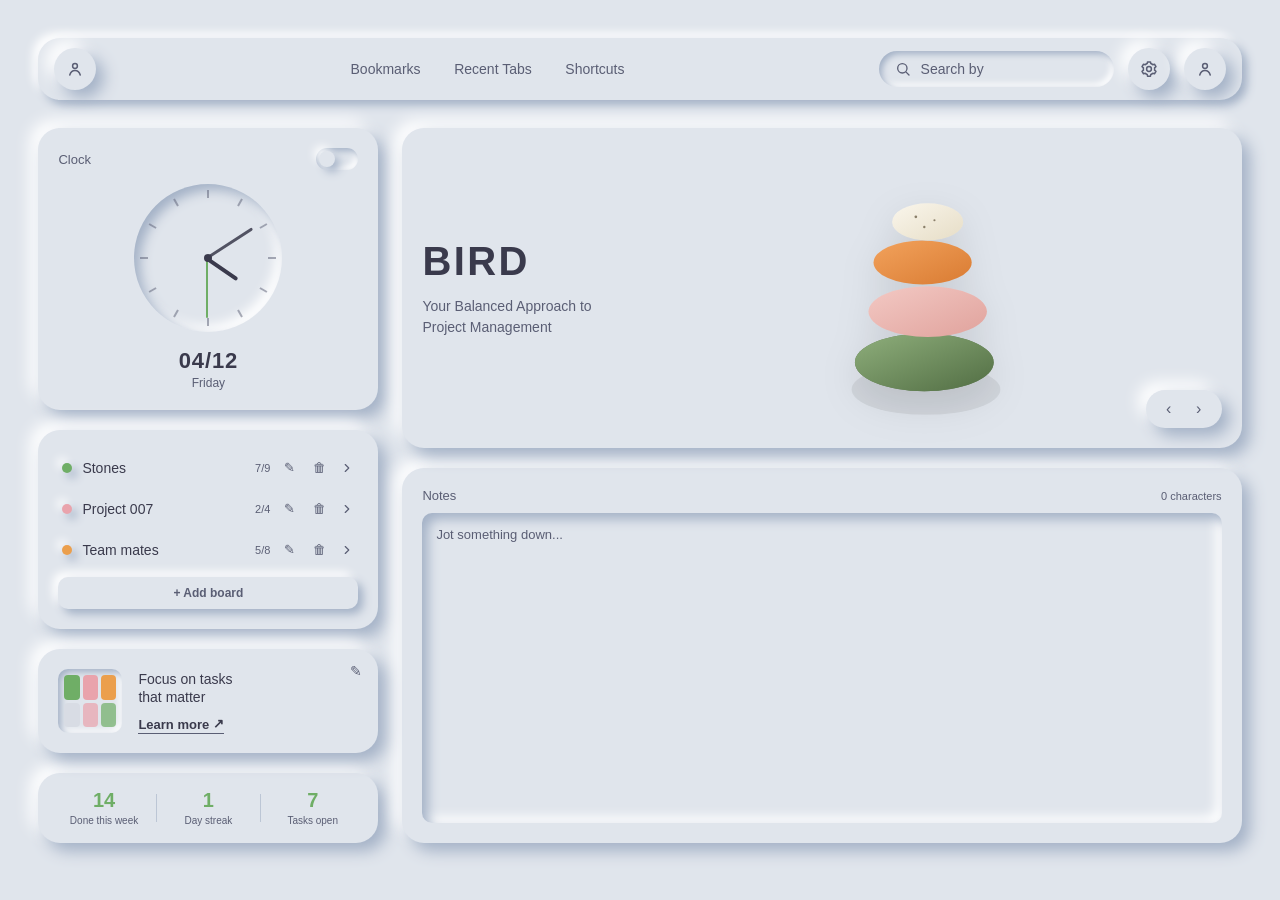
<file: chrome-extension/bird-newtab/index.html>
<!DOCTYPE html>
<html lang="en">
<head>
  <meta charset="UTF-8" />
  <title>New Tab</title>
  <link rel="stylesheet" href="style.css" />
</head>
<body>
  <!-- Ambient background (purely decorative, toggleable in Settings, GPU-only animation) -->
  <div class="ambient" id="ambient" aria-hidden="true">
    <span class="blob blob-1"></span>
    <span class="blob blob-2"></span>
    <span class="blob blob-3"></span>
  </div>

  <div class="page">
    <div class="dashboard">
      <!-- Top navigation -->
      <nav class="topbar">
        <button class="icon-btn embossed" id="menuBtn" aria-label="Menu">
          <svg viewBox="0 0 24 24" width="18" height="18" fill="none" stroke="currentColor" stroke-width="2" stroke-linecap="round">
            <circle cx="12" cy="8" r="3.2" />
            <path d="M5 20c1.2-4 4-6 7-6s5.8 2 7 6" />
          </svg>
        </button>

        <div class="nav-links" role="navigation" aria-label="Quick access">
          <a href="#" class="nav-link" data-panel="bookmarks" aria-haspopup="true" aria-expanded="false">Bookmarks</a>
          <a href="#" class="nav-link" data-panel="recent" aria-haspopup="true" aria-expanded="false">Recent Tabs</a>
          <a href="#" class="nav-link" data-panel="shortcuts" aria-haspopup="true" aria-expanded="false">Shortcuts</a>
        </div>

        <div class="nav-right">
          <form class="search-form" id="searchForm">
            <svg class="search-icon" viewBox="0 0 24 24" width="16" height="16" fill="none" stroke="currentColor" stroke-width="2" stroke-linecap="round">
              <circle cx="11" cy="11" r="7" />
              <path d="M21 21l-4.35-4.35" />
            </svg>
            <input
              type="text"
              id="searchInput"
              class="search-input"
              placeholder="Search by"
              autocomplete="off"
              aria-label="Search Google"
            />
          </form>
          <button class="icon-btn embossed" id="settingsBtn" aria-label="Settings" title="Settings">
            <svg viewBox="0 0 24 24" width="18" height="18" fill="none" stroke="currentColor" stroke-width="2" stroke-linecap="round" stroke-linejoin="round">
              <circle cx="12" cy="12" r="3.2" />
              <path d="M19.4 13.5a7.6 7.6 0 0 0 0-3l1.9-1.5-2-3.4-2.3.6a7.7 7.7 0 0 0-2.6-1.5L14 2.5h-4l-.4 2.2a7.7 7.7 0 0 0-2.6 1.5l-2.3-.6-2 3.4L4.6 10.5a7.6 7.6 0 0 0 0 3L2.7 15l2 3.4 2.3-.6c.75.66 1.63 1.17 2.6 1.5l.4 2.2h4l.4-2.2a7.7 7.7 0 0 0 2.6-1.5l2.3.6 2-3.4-1.9-1.5z" />
            </svg>
          </button>
          <button class="icon-btn embossed" id="profileBtn" aria-label="Profile">
            <svg viewBox="0 0 24 24" width="18" height="18" fill="none" stroke="currentColor" stroke-width="2" stroke-linecap="round">
              <circle cx="12" cy="8" r="3.2" />
              <path d="M5 20c1.2-4 4-6 7-6s5.8 2 7 6" />
            </svg>
          </button>
        </div>
      </nav>

      <!-- Panel that opens for Bookmarks / Recent Tabs / Shortcuts -->
      <div class="dropdown-panel embossed" id="navPanel" role="region" aria-live="polite" hidden>
        <div class="panel-title" id="panelTitle">Bookmarks</div>
        <div class="panel-body" id="panelBody"></div>
        <div class="panel-footer" id="panelFooter" hidden>
          <button class="add-shortcut-btn" id="addShortcutBtn" title="Add a shortcut">+ Add shortcut</button>
        </div>
      </div>

      <!-- Main content -->
      <main class="content">
        <!-- Left column -->
        <section class="left-col">
          <!-- Clock widget -->
          <div class="card embossed clock-card">
            <div class="clock-toggle-row">
              <span class="widget-label">Clock</span>
              <button
                class="toggle"
                id="darkToggle"
                aria-label="Toggle dark mode"
                aria-pressed="false"
                title="Dark mode"
              >
                <span class="toggle-knob"></span>
              </button>
            </div>

            <div class="clock-face inset" id="clockFace">
              <div class="hand hour" id="hourHand"></div>
              <div class="hand minute" id="minuteHand"></div>
              <div class="hand second" id="secondHand"></div>
              <div class="clock-center"></div>
              <span class="tick t0"></span>
              <span class="tick t1"></span>
              <span class="tick t2"></span>
              <span class="tick t3"></span>
              <span class="tick t4"></span>
              <span class="tick t5"></span>
              <span class="tick t6"></span>
              <span class="tick t7"></span>
              <span class="tick t8"></span>
              <span class="tick t9"></span>
              <span class="tick t10"></span>
              <span class="tick t11"></span>
            </div>

            <div class="date-row">
              <span class="date-value" id="dateValue">--/--</span>
              <span class="day-value" id="dayValue">&nbsp;</span>
            </div>
          </div>

          <!-- Task boards widget (real to-do system, persisted to chrome.storage.local) -->
          <div class="card embossed list-card">
            <ul class="board-list" id="boardList"></ul>
            <button class="add-board-btn" id="addBoardBtn">+ Add board</button>
          </div>

          <!-- Info widget (editable, persisted to chrome.storage.local) -->
          <div class="card embossed info-card">
            <div class="info-thumb">
              <span class="chip c1"></span>
              <span class="chip c2"></span>
              <span class="chip c3"></span>
              <span class="chip c4"></span>
              <span class="chip c5"></span>
              <span class="chip c6"></span>
            </div>
            <div class="info-text">
              <p id="infoParagraph">Focus on tasks<br />that matter</p>
              <a href="#" class="learn-link" id="infoLink">
                <span id="infoLinkLabel">Learn more</span>
                <span class="arrow">&#8599;</span>
              </a>
            </div>
            <button class="edit-btn" id="editInfoBtn" title="Edit this card" aria-label="Edit this card">&#9998;</button>
          </div>

          <!-- This week mini stats strip, derived from task board data -->
          <div class="card embossed stats-strip" id="statsStrip">
            <div class="stat-item">
              <span class="stat-value" id="statCompleted">0</span>
              <span class="stat-label">Done this week</span>
            </div>
            <div class="stat-divider"></div>
            <div class="stat-item">
              <span class="stat-value" id="statStreak">0</span>
              <span class="stat-label">Day streak</span>
            </div>
            <div class="stat-divider"></div>
            <div class="stat-item">
              <span class="stat-value" id="statOpen">0</span>
              <span class="stat-label">Tasks open</span>
            </div>
          </div>
        </section>

        <!-- Right column: hero + notes -->
        <section class="right-col">
          <section class="card embossed hero-card">
            <div class="hero-copy">
              <h1 class="hero-title">BIRD</h1>
              <p class="hero-subtitle">Your Balanced Approach to<br />Project Management</p>
            </div>

            <div class="hero-art" aria-hidden="true">
              <svg viewBox="0 0 260 300" class="stones-illustration">
                <ellipse cx="130" cy="270" rx="88" ry="30" fill="#00000012" />
                <ellipse cx="128" cy="238" rx="82" ry="34" fill="#5f7a52" />
                <ellipse cx="128" cy="238" rx="82" ry="34" fill="url(#greenGrad)" />
                <ellipse cx="132" cy="178" rx="70" ry="30" fill="url(#pinkGrad)" />
                <ellipse cx="126" cy="120" rx="58" ry="26" fill="url(#orangeGrad)" />
                <ellipse cx="132" cy="72" rx="42" ry="22" fill="url(#creamGrad)" />
                <circle cx="118" cy="66" r="1.6" fill="#8a7f6a" />
                <circle cx="140" cy="70" r="1.3" fill="#8a7f6a" />
                <circle cx="128" cy="78" r="1.4" fill="#8a7f6a" />
                <defs>
                  <linearGradient id="greenGrad" x1="0" y1="0" x2="1" y2="1">
                    <stop offset="0%" stop-color="#8faf7c" />
                    <stop offset="100%" stop-color="#516d43" />
                  </linearGradient>
                  <linearGradient id="pinkGrad" x1="0" y1="0" x2="1" y2="1">
                    <stop offset="0%" stop-color="#f3c9c4" />
                    <stop offset="100%" stop-color="#e0a29c" />
                  </linearGradient>
                  <linearGradient id="orangeGrad" x1="0" y1="0" x2="1" y2="1">
                    <stop offset="0%" stop-color="#f2a25c" />
                    <stop offset="100%" stop-color="#d97b32" />
                  </linearGradient>
                  <linearGradient id="creamGrad" x1="0" y1="0" x2="1" y2="1">
                    <stop offset="0%" stop-color="#faf6ec" />
                    <stop offset="100%" stop-color="#e6ddc6" />
                  </linearGradient>
                </defs>
              </svg>
            </div>

            <div class="hero-pagination embossed">
              <button class="page-arrow" id="prevPage" aria-label="Previous">&#8249;</button>
              <button class="page-arrow" id="nextPage" aria-label="Next">&#8250;</button>
            </div>
          </section>

          <!-- Quick Notes widget -->
          <div class="card embossed notes-card">
            <div class="notes-header">
              <span class="widget-label">Notes</span>
              <span class="notes-count" id="notesCount">0 characters</span>
            </div>
            <textarea
              class="notes-textarea inset"
              id="notesTextarea"
              placeholder="Jot something down..."
              spellcheck="false"
            ></textarea>
          </div>
        </section>
      </main>
    </div>
  </div>

  <!-- Settings overlay + slide-in panel -->
  <div class="settings-overlay" id="settingsOverlay" hidden>
    <aside class="settings-panel embossed" id="settingsPanel" role="dialog" aria-label="Settings">
      <div class="settings-header">
        <span class="settings-title">Settings</span>
        <button class="icon-btn" id="closeSettingsBtn" aria-label="Close settings">&times;</button>
      </div>

      <div class="settings-section">
        <span class="settings-label" id="accentLabel">Accent color</span>
        <div class="accent-swatches" id="accentSwatches" role="radiogroup" aria-labelledby="accentLabel"></div>
      </div>

      <div class="settings-section settings-row">
        <span class="settings-label">Dark mode</span>
        <button class="toggle" id="settingsDarkToggle" aria-pressed="false" aria-label="Toggle dark mode">
          <span class="toggle-knob"></span>
        </button>
      </div>

      <div class="settings-section settings-row">
        <span class="settings-label">Ambient background</span>
        <button class="toggle" id="settingsAmbientToggle" aria-pressed="true" aria-label="Toggle ambient background animation">
          <span class="toggle-knob"></span>
        </button>
      </div>

      <div class="settings-section">
        <button class="reset-btn" id="resetBtn">Reset all data</button>
        <p class="settings-hint">Clears tasks, notes, shortcuts and settings on this device. This can't be undone.</p>
      </div>
    </aside>
  </div>

  <script src="js/main.js" type="module"></script>
</body>
</html>
</file>
<file: chrome-extension/bird-newtab/style.css>
/* ============================================================
   Bird Neumorphic New Tab — Styles
   Soft UI (neumorphism): light source top-left throughout.
   ============================================================ */

:root {
  /* Light theme */
  --bg: #e0e5ec;
  --surface: #e0e5ec;
  --text-primary: #3a3a4c;
  /* Darkened from the original #8a8ea3 (2.56:1) to meet WCAG AA (4.5:1)
     for normal text on the #e0e5ec background. */
  --text-secondary: #5a5e74;
  --shadow-dark: #a3b1c6;
  --shadow-light: #ffffff;
  --accent-green: #6fae66;
  --accent-pink: #e9a3ac;
  --accent-orange: #eb9f4d;
  --accent-blue: #6f9ceb;
  --accent-purple: #a58ce0;
  --accent-teal: #5cb8ae;

  /* User-selectable highlight color (Settings > Accent color). Drives
     toggles, the clock second hand, stat numbers and small highlights.
     Per-board dots keep their own fixed palette for board-to-board
     distinction, independent of this setting. */
  --accent: var(--accent-green);

  --radius-xl: 30px;
  --radius-lg: 22px;
  --radius-md: 16px;
  --radius-sm: 10px;

  --shadow-out: 8px 8px 16px var(--shadow-dark), -8px -8px 16px var(--shadow-light);
  --shadow-out-sm: 5px 5px 10px var(--shadow-dark), -5px -5px 10px var(--shadow-light);
  --shadow-in: inset 6px 6px 12px var(--shadow-dark), inset -6px -6px 12px var(--shadow-light);
  --shadow-in-sm: inset 3px 3px 6px var(--shadow-dark), inset -3px -3px 6px var(--shadow-light);
}

[data-theme="dark"] {
  --bg: #2a2d3a;
  --surface: #2a2d3a;
  --text-primary: #e7e9f2;
  /* Lightened from the original #8b8fa3 (4.27:1) to meet WCAG AA (4.5:1)
     for normal text on the #2a2d3a background. */
  --text-secondary: #9da1b5;
  --shadow-dark: #1e2029;
  --shadow-light: #363a4b;
}

* {
  box-sizing: border-box;
}

/* ---------------- Accessibility helpers ---------------- */

.visually-hidden {
  position: absolute;
  width: 1px;
  height: 1px;
  padding: 0;
  margin: -1px;
  overflow: hidden;
  clip: rect(0, 0, 0, 0);
  white-space: nowrap;
  border: 0;
}

/* Visible neumorphic focus ring for keyboard navigation. Applied via
   :focus-visible so mouse/touch clicks don't show a ring, matching
   platform convention, while Tab navigation always gets one. */
a:focus-visible,
button:focus-visible,
input:focus-visible,
textarea:focus-visible,
[tabindex]:focus-visible {
  outline: 2px solid var(--accent);
  outline-offset: 2px;
  border-radius: var(--radius-sm);
}

.accent-swatch:focus-visible,
.toggle:focus-visible,
.icon-btn:focus-visible {
  outline-offset: 3px;
}

html,
body {
  height: 100%;
  margin: 0;
}

body {
  background: var(--bg);
  color: var(--text-primary);
  font-family: -apple-system, BlinkMacSystemFont, "Segoe UI", sans-serif;
  width: 100vw;
  min-height: 100vh;
  transition: background 0.35s ease, color 0.35s ease;
}

.embossed {
  background: var(--surface);
  box-shadow: var(--shadow-out);
}

.inset {
  background: var(--surface);
  box-shadow: var(--shadow-in);
}

/* ---------------- Full-viewport page + centered dashboard ---------------- */
/* The page itself IS the neumorphic surface (no artificial boxed card) --
   individual widgets carry their own embossed/inset shadows. The inner
   .dashboard just caps line length on very wide (ultrawide) screens while
   letting the background span the full viewport. */

.page {
  width: 100vw;
  min-height: 100vh;
  background: var(--bg);
  display: flex;
  justify-content: center;
  padding: clamp(20px, 3vw, 48px);
}

.dashboard {
  width: 100%;
  max-width: 1400px;
  display: flex;
  flex-direction: column;
  gap: clamp(16px, 2.2vw, 28px);
}

/* ---------------- Top navigation ---------------- */

.topbar {
  display: flex;
  align-items: center;
  gap: 20px;
  background: var(--surface);
  border-radius: var(--radius-lg);
  box-shadow: var(--shadow-out-sm);
  padding: 10px 16px;
}

.icon-btn {
  width: 42px;
  height: 42px;
  min-width: 42px;
  border: none;
  border-radius: 50%;
  color: var(--text-secondary);
  display: flex;
  align-items: center;
  justify-content: center;
  cursor: pointer;
  transition: box-shadow 0.15s ease, color 0.15s ease;
}

.icon-btn:hover {
  color: var(--text-primary);
}

.icon-btn:active {
  box-shadow: var(--shadow-in-sm);
}

.nav-links {
  display: flex;
  gap: clamp(14px, 2vw, 28px);
  flex: 1;
  justify-content: center;
}

.nav-link {
  color: var(--text-secondary);
  text-decoration: none;
  font-size: 14px;
  font-weight: 500;
  padding: 8px 4px;
  white-space: nowrap;
  transition: color 0.15s ease;
}

.nav-link:hover,
.nav-link.active {
  color: var(--text-primary);
}

.nav-right {
  display: flex;
  align-items: center;
  gap: 14px;
}

.search-form {
  display: flex;
  align-items: center;
  gap: 8px;
  background: var(--surface);
  border-radius: 999px;
  box-shadow: var(--shadow-in-sm);
  padding: 9px 16px;
  min-width: clamp(140px, 18vw, 280px);
}

.search-icon {
  color: var(--text-secondary);
  flex-shrink: 0;
}

.search-input {
  border: none;
  outline: none;
  background: transparent;
  color: var(--text-primary);
  font-size: 14px;
  width: 100%;
  font-family: inherit;
}

.search-input::placeholder {
  color: var(--text-secondary);
}

/* ---------------- Dropdown panel (Bookmarks/Recent/Shortcuts) ---------------- */

.dropdown-panel {
  border-radius: var(--radius-md);
  padding: 16px 20px;
  animation: panel-in 0.18s ease;
}

@keyframes panel-in {
  from {
    opacity: 0;
    transform: translateY(-6px);
  }
  to {
    opacity: 1;
    transform: translateY(0);
  }
}

.panel-title {
  font-size: 13px;
  font-weight: 600;
  color: var(--text-secondary);
  text-transform: uppercase;
  letter-spacing: 0.04em;
  margin-bottom: 10px;
}

.panel-body {
  display: flex;
  flex-wrap: wrap;
  gap: 10px;
}

.panel-item {
  background: var(--surface);
  box-shadow: var(--shadow-out-sm);
  border-radius: var(--radius-sm);
  padding: 8px 14px;
  font-size: 13px;
  color: var(--text-primary);
  text-decoration: none;
  cursor: pointer;
  transition: box-shadow 0.15s ease;
  display: inline-flex;
  align-items: center;
  gap: 8px;
  border: none;
  font-family: inherit;
}

.panel-item:hover {
  box-shadow: var(--shadow-in-sm);
}

.panel-item img.favicon {
  width: 14px;
  height: 14px;
  border-radius: 3px;
  flex-shrink: 0;
}

.panel-item .remove-shortcut {
  margin-left: 2px;
  color: var(--text-secondary);
  font-size: 14px;
  line-height: 1;
  border: none;
  background: none;
  cursor: pointer;
  padding: 0;
}

.panel-item .remove-shortcut:hover {
  color: #c0564f;
}

.panel-empty {
  font-size: 13px;
  color: var(--text-secondary);
}

.panel-footer {
  margin-top: 12px;
  padding-top: 12px;
  border-top: 1px solid rgba(138, 142, 163, 0.25);
}

.add-shortcut-btn {
  background: var(--surface);
  box-shadow: var(--shadow-out-sm);
  border: none;
  border-radius: var(--radius-sm);
  padding: 8px 14px;
  font-size: 13px;
  font-weight: 600;
  color: var(--text-primary);
  cursor: pointer;
  font-family: inherit;
}

.add-shortcut-btn:active {
  box-shadow: var(--shadow-in-sm);
}

/* ---------------- Content grid ---------------- */

.content {
  display: grid;
  grid-template-columns: minmax(220px, 340px) 1fr;
  gap: clamp(14px, 2vw, 24px);
  align-items: stretch;
}

.left-col,
.right-col {
  display: flex;
  flex-direction: column;
  gap: clamp(14px, 2vw, 20px);
}

.card {
  border-radius: var(--radius-lg);
  padding: 20px;
}

/* Subtle press-in feedback on interactive surfaces, consistent everywhere. */
.card,
.icon-btn,
.toggle,
.panel-item,
.add-shortcut-btn,
.add-board-btn,
.task-add-btn,
.board-icon-btn,
.reset-btn {
  transition: transform 0.15s ease-out, box-shadow 0.15s ease-out, color 0.15s ease-out,
    background-color 0.15s ease-out;
}

.icon-btn:active,
.toggle:active,
.add-shortcut-btn:active,
.add-board-btn:active,
.task-add-btn:active,
.board-icon-btn:active,
.reset-btn:active {
  transform: scale(0.97);
}

/* ---------------- Clock widget ---------------- */

.clock-toggle-row {
  display: flex;
  align-items: center;
  justify-content: space-between;
  margin-bottom: 14px;
}

.widget-label {
  font-size: 13px;
  color: var(--text-secondary);
  font-weight: 500;
}

.toggle {
  width: 42px;
  height: 22px;
  border-radius: 999px;
  border: none;
  background: var(--surface);
  box-shadow: var(--shadow-in-sm);
  position: relative;
  cursor: pointer;
  padding: 0;
}

.toggle-knob {
  position: absolute;
  top: 3px;
  left: 3px;
  width: 16px;
  height: 16px;
  border-radius: 50%;
  background: var(--surface);
  box-shadow: var(--shadow-out-sm);
  transition: transform 0.22s ease;
}

.toggle[aria-pressed="true"] .toggle-knob {
  transform: translateX(20px);
  background: var(--accent);
}

.clock-face {
  width: 148px;
  height: 148px;
  border-radius: 50%;
  margin: 0 auto;
  position: relative;
}

.tick {
  position: absolute;
  width: 2px;
  height: 8px;
  background: var(--text-secondary);
  opacity: 0.5;
  top: 6px;
  left: 50%;
  transform-origin: 1px 68px;
}
.t0 { transform: translateX(-1px) rotate(0deg); }
.t1 { transform: translateX(-1px) rotate(30deg); }
.t2 { transform: translateX(-1px) rotate(60deg); }
.t3 { transform: translateX(-1px) rotate(90deg); }
.t4 { transform: translateX(-1px) rotate(120deg); }
.t5 { transform: translateX(-1px) rotate(150deg); }
.t6 { transform: translateX(-1px) rotate(180deg); }
.t7 { transform: translateX(-1px) rotate(210deg); }
.t8 { transform: translateX(-1px) rotate(240deg); }
.t9 { transform: translateX(-1px) rotate(270deg); }
.t10 { transform: translateX(-1px) rotate(300deg); }
.t11 { transform: translateX(-1px) rotate(330deg); }

.hand {
  position: absolute;
  bottom: 50%;
  left: 50%;
  transform-origin: bottom center;
  border-radius: 4px;
  background: var(--text-primary);
}

.hand.hour {
  width: 4px;
  height: 38px;
  margin-left: -2px;
}

.hand.minute {
  width: 3px;
  height: 54px;
  margin-left: -1.5px;
  background: var(--text-primary);
  opacity: 0.85;
}

.hand.second {
  width: 2px;
  height: 60px;
  margin-left: -1px;
  background: var(--accent);
}

.clock-center {
  position: absolute;
  top: 50%;
  left: 50%;
  width: 8px;
  height: 8px;
  border-radius: 50%;
  background: var(--text-primary);
  transform: translate(-50%, -50%);
}

.date-row {
  display: flex;
  flex-direction: column;
  align-items: center;
  margin-top: 16px;
  gap: 2px;
}

.date-value {
  font-size: 22px;
  font-weight: 600;
  letter-spacing: 0.04em;
}

.day-value {
  font-size: 12px;
  color: var(--text-secondary);
}

/* ---------------- Task boards widget ---------------- */

.board-list {
  list-style: none;
  margin: 0;
  padding: 0;
  display: flex;
  flex-direction: column;
  gap: 6px;
}

.board {
  border-radius: var(--radius-sm);
}

.board-row {
  display: flex;
  align-items: center;
  gap: 10px;
  padding: 8px 4px;
  cursor: pointer;
  border-radius: var(--radius-sm);
  transition: background-color 0.15s ease;
}

.board-row:hover {
  background: rgba(138, 142, 163, 0.08);
}

.dot {
  width: 10px;
  height: 10px;
  border-radius: 50%;
  flex-shrink: 0;
  box-shadow: var(--shadow-out-sm);
}

.dot-green { background: var(--accent-green); }
.dot-pink { background: var(--accent-pink); }
.dot-orange { background: var(--accent-orange); }
.dot-blue { background: var(--accent-blue); }
.dot-purple { background: var(--accent-purple); }
.dot-teal { background: var(--accent-teal); }

.board-name {
  font-size: 14px;
  font-weight: 500;
  flex: 1;
  min-width: 0;
  overflow: hidden;
  text-overflow: ellipsis;
  white-space: nowrap;
}

.board-progress {
  font-size: 11px;
  color: var(--text-secondary);
  flex-shrink: 0;
}

.board-chevron {
  width: 14px;
  height: 14px;
  flex-shrink: 0;
  color: var(--text-secondary);
  transition: transform 0.2s ease;
}

.board.expanded .board-chevron {
  transform: rotate(90deg);
}

.board-icon-btn {
  border: none;
  background: none;
  color: var(--text-secondary);
  cursor: pointer;
  font-size: 13px;
  padding: 2px 4px;
  flex-shrink: 0;
  border-radius: 6px;
  transition: color 0.15s ease, transform 0.15s ease;
}

.board-icon-btn:hover {
  color: var(--text-primary);
}

.board-icon-btn:active {
  transform: scale(0.9);
}

.board-tasks-wrap {
  overflow: hidden;
  max-height: 0;
  transition: max-height 0.25s ease;
}

.board.expanded .board-tasks-wrap {
  max-height: 400px;
}

.task-list {
  list-style: none;
  margin: 4px 0 8px;
  padding: 4px 4px 4px 20px;
  display: flex;
  flex-direction: column;
  gap: 6px;
  max-height: 220px;
  overflow-y: auto;
}

.task-item {
  display: flex;
  align-items: center;
  gap: 8px;
}

.task-checkbox {
  width: 16px;
  height: 16px;
  flex-shrink: 0;
  border-radius: 5px;
  background: var(--surface);
  box-shadow: var(--shadow-in-sm);
  border: none;
  cursor: pointer;
  display: flex;
  align-items: center;
  justify-content: center;
  color: transparent;
  padding: 0;
}

.task-checkbox.done {
  color: var(--accent);
}

.task-checkbox.done svg {
  animation: check-pop 0.22s ease;
}

@keyframes check-pop {
  0% {
    transform: scale(0.4);
    opacity: 0;
  }
  60% {
    transform: scale(1.15);
    opacity: 1;
  }
  100% {
    transform: scale(1);
  }
}

.task-text {
  font-size: 13px;
  flex: 1;
  min-width: 0;
  overflow: hidden;
  text-overflow: ellipsis;
  white-space: nowrap;
}

.task-text.done {
  color: var(--text-secondary);
  text-decoration: line-through;
}

.task-remove {
  border: none;
  background: none;
  color: var(--text-secondary);
  cursor: pointer;
  font-size: 13px;
  flex-shrink: 0;
  padding: 0 2px;
}

.task-remove:hover {
  color: #c0564f;
}

.task-add-row {
  display: flex;
  gap: 6px;
  padding: 2px 4px 6px 20px;
}

.task-add-input {
  flex: 1;
  min-width: 0;
  border: none;
  outline: none;
  background: var(--surface);
  box-shadow: var(--shadow-in-sm);
  border-radius: var(--radius-sm);
  padding: 6px 10px;
  font-size: 12px;
  color: var(--text-primary);
  font-family: inherit;
}

.task-add-btn {
  border: none;
  background: var(--surface);
  box-shadow: var(--shadow-out-sm);
  border-radius: var(--radius-sm);
  padding: 6px 10px;
  font-size: 12px;
  font-weight: 600;
  color: var(--text-primary);
  cursor: pointer;
  flex-shrink: 0;
}

.task-add-btn:active {
  box-shadow: var(--shadow-in-sm);
  transform: scale(0.97);
}

.add-board-btn {
  width: 100%;
  margin-top: 10px;
  border: none;
  background: var(--surface);
  box-shadow: var(--shadow-out-sm);
  border-radius: var(--radius-sm);
  padding: 9px 12px;
  font-size: 12px;
  font-weight: 600;
  color: var(--text-secondary);
  cursor: pointer;
  transition: color 0.15s ease, transform 0.15s ease;
}

.add-board-btn:hover {
  color: var(--accent);
}

.add-board-btn:active {
  box-shadow: var(--shadow-in-sm);
  transform: scale(0.97);
}

/* ---------------- Info widget ---------------- */

.info-card {
  display: flex;
  align-items: center;
  gap: 16px;
  position: relative;
}

.info-thumb {
  width: 64px;
  height: 64px;
  flex-shrink: 0;
  border-radius: var(--radius-sm);
  box-shadow: var(--shadow-in-sm);
  display: grid;
  grid-template-columns: repeat(3, 1fr);
  grid-template-rows: repeat(2, 1fr);
  gap: 3px;
  padding: 6px;
}

.chip {
  border-radius: 4px;
}

.c1 { background: var(--accent-green); }
.c2 { background: var(--accent-pink); }
.c3 { background: var(--accent-orange); }
.c4 { background: #d8dce4; }
.c5 { background: var(--accent-pink); opacity: 0.7; }
.c6 { background: var(--accent-green); opacity: 0.7; }

.info-text {
  flex: 1;
  min-width: 0;
}

.info-text p {
  margin: 0 0 8px;
  font-size: 14px;
  font-weight: 500;
  line-height: 1.35;
}

.learn-link,
.join-link {
  color: var(--text-primary);
  text-decoration: none;
  font-size: 13px;
  font-weight: 600;
  border-bottom: 1px solid var(--text-secondary);
  padding-bottom: 1px;
}

.arrow {
  display: inline-block;
  transform: translateY(-1px);
}

.edit-btn {
  position: absolute;
  top: 12px;
  right: 12px;
  border: none;
  background: none;
  color: var(--text-secondary);
  cursor: pointer;
  font-size: 14px;
  padding: 2px 4px;
}

.edit-btn:hover {
  color: var(--text-primary);
}

/* ---------------- This week stats strip ---------------- */

.stats-strip {
  display: flex;
  align-items: center;
  justify-content: space-between;
  padding: 16px 14px;
}

.stat-item {
  display: flex;
  flex-direction: column;
  align-items: center;
  flex: 1;
  gap: 2px;
}

.stat-value {
  font-size: 20px;
  font-weight: 700;
  color: var(--accent);
}

.stat-label {
  font-size: 10px;
  color: var(--text-secondary);
  text-align: center;
  line-height: 1.3;
}

.stat-divider {
  width: 1px;
  height: 28px;
  background: var(--shadow-dark);
  opacity: 0.6;
  flex-shrink: 0;
}

/* ---------------- Hero card ---------------- */

.hero-card {
  position: relative;
  display: flex;
  align-items: center;
  gap: clamp(16px, 3vw, 40px);
  overflow: hidden;
  min-height: 320px;
}

.hero-copy {
  flex: 0 0 auto;
  max-width: 240px;
  z-index: 2;
}

.hero-title {
  font-size: clamp(28px, 3.4vw, 40px);
  margin: 0 0 12px;
  font-weight: 600;
  letter-spacing: 0.06em;
}

.hero-subtitle {
  font-size: 14px;
  color: var(--text-secondary);
  line-height: 1.5;
  margin: 0;
}

.hero-art {
  flex: 1;
  display: flex;
  align-items: center;
  justify-content: center;
  height: 100%;
}

.stones-illustration {
  width: 100%;
  max-width: 220px;
  height: auto;
  filter: drop-shadow(0 12px 18px rgba(0, 0, 0, 0.1));
}

.hero-pagination {
  position: absolute;
  bottom: 20px;
  right: 20px;
  border-radius: 999px;
  padding: 6px 10px;
  display: flex;
  gap: 4px;
}

.page-arrow {
  width: 26px;
  height: 26px;
  border: none;
  background: transparent;
  color: var(--text-secondary);
  font-size: 16px;
  border-radius: 50%;
  cursor: pointer;
}

.page-arrow:hover {
  color: var(--text-primary);
}

/* ---------------- Quick Notes widget ---------------- */

.notes-card {
  flex: 1;
  display: flex;
  flex-direction: column;
  min-height: 160px;
}

.notes-header {
  display: flex;
  align-items: baseline;
  justify-content: space-between;
  margin-bottom: 10px;
}

.notes-count {
  font-size: 11px;
  color: var(--text-secondary);
}

.notes-textarea {
  flex: 1;
  width: 100%;
  min-height: 100px;
  resize: none;
  border: none;
  outline: none;
  border-radius: var(--radius-sm);
  padding: 12px 14px;
  font-family: inherit;
  font-size: 13px;
  line-height: 1.5;
  color: var(--text-primary);
}

.notes-textarea::placeholder {
  color: var(--text-secondary);
}

/* ---------------- Ambient background ---------------- */
/* GPU-only animation (transform + opacity), toggleable, paused when the
   tab is hidden or the user prefers reduced motion. See script.js. */

.ambient {
  position: fixed;
  inset: 0;
  z-index: -1;
  overflow: hidden;
  pointer-events: none;
}

.blob {
  position: absolute;
  border-radius: 50%;
  filter: blur(60px);
  opacity: 0.35;
  will-change: transform;
  animation-duration: 34s;
  animation-timing-function: ease-in-out;
  animation-iteration-count: infinite;
  animation-direction: alternate;
}

.blob-1 {
  width: 420px;
  height: 420px;
  left: -8%;
  top: -10%;
  background: radial-gradient(circle, var(--accent-green) 0%, transparent 70%);
  animation-name: drift-1;
}

.blob-2 {
  width: 460px;
  height: 460px;
  right: -12%;
  top: 20%;
  background: radial-gradient(circle, var(--accent-pink) 0%, transparent 70%);
  animation-name: drift-2;
  animation-duration: 40s;
}

.blob-3 {
  width: 380px;
  height: 380px;
  left: 30%;
  bottom: -18%;
  background: radial-gradient(circle, var(--accent-orange) 0%, transparent 70%);
  animation-name: drift-3;
  animation-duration: 46s;
}

@keyframes drift-1 {
  from { transform: translate(0, 0) scale(1); }
  to { transform: translate(60px, 40px) scale(1.12); }
}

@keyframes drift-2 {
  from { transform: translate(0, 0) scale(1); }
  to { transform: translate(-50px, 60px) scale(1.08); }
}

@keyframes drift-3 {
  from { transform: translate(0, 0) scale(1); }
  to { transform: translate(40px, -50px) scale(1.1); }
}

/* Ambient disabled from Settings, or tab hidden (Page Visibility API) --
   pausing keeps the composited layer alive without burning frames. */
.ambient.is-paused .blob {
  animation-play-state: paused;
}

.ambient.is-off {
  display: none;
}

@media (prefers-reduced-motion: reduce) {
  .blob {
    animation: none !important;
  }
}

/* ---------------- Settings panel ---------------- */

.settings-overlay {
  position: fixed;
  inset: 0;
  background: rgba(20, 22, 30, 0.28);
  display: flex;
  justify-content: flex-end;
  z-index: 50;
  animation: overlay-in 0.18s ease;
}

/* An explicit `display: flex` above always wins over the browser's built-in
   `[hidden] { display: none }` rule (author CSS beats UA CSS regardless of
   specificity), so without this override the panel never actually hides
   once `hidden` is set back to true. */
.settings-overlay[hidden] {
  display: none;
}

@keyframes overlay-in {
  from { opacity: 0; }
  to { opacity: 1; }
}

.settings-panel {
  width: min(340px, 88vw);
  height: 100%;
  padding: 24px 22px;
  border-radius: var(--radius-lg) 0 0 var(--radius-lg);
  display: flex;
  flex-direction: column;
  gap: 22px;
  animation: panel-slide-in 0.22s ease-out;
}

@keyframes panel-slide-in {
  from {
    transform: translateX(24px);
    opacity: 0;
  }
  to {
    transform: translateX(0);
    opacity: 1;
  }
}

.settings-header {
  display: flex;
  align-items: center;
  justify-content: space-between;
}

.settings-title {
  font-size: 16px;
  font-weight: 700;
}

.settings-section {
  display: flex;
  flex-direction: column;
  gap: 10px;
}

.settings-row {
  flex-direction: row;
  align-items: center;
  justify-content: space-between;
}

.settings-label {
  font-size: 13px;
  font-weight: 500;
  color: var(--text-primary);
}

.accent-swatches {
  display: flex;
  gap: 10px;
  flex-wrap: wrap;
}

.accent-swatch {
  width: 30px;
  height: 30px;
  border-radius: 50%;
  border: none;
  cursor: pointer;
  box-shadow: var(--shadow-out-sm);
  position: relative;
  transition: transform 0.15s ease-out;
}

.accent-swatch:active {
  transform: scale(0.92);
}

.accent-swatch.selected::after {
  content: "";
  position: absolute;
  inset: -4px;
  border-radius: 50%;
  border: 2px solid var(--text-primary);
}

.reset-btn {
  border: none;
  background: var(--surface);
  box-shadow: var(--shadow-out-sm);
  border-radius: var(--radius-sm);
  padding: 10px 14px;
  font-size: 13px;
  font-weight: 600;
  color: #c0564f;
  cursor: pointer;
}

.reset-btn:active {
  box-shadow: var(--shadow-in-sm);
}

.settings-hint {
  font-size: 11px;
  color: var(--text-secondary);
  line-height: 1.4;
  margin: 8px 0 0;
}

/* ---------------- Responsive scaling ---------------- */

@media (max-width: 860px) {
  .content {
    grid-template-columns: 1fr;
  }

  .nav-links {
    display: none;
  }

  .hero-card {
    flex-direction: column;
    text-align: center;
    min-height: unset;
    padding-bottom: 60px;
  }

  .hero-copy {
    max-width: none;
  }

  .settings-panel {
    border-radius: var(--radius-lg);
    margin: 12px;
    height: calc(100% - 24px);
  }
}

/* Respect OS-level reduced-motion for all decorative transitions, not just
   the ambient background. */
@media (prefers-reduced-motion: reduce) {
  *,
  *::before,
  *::after {
    animation-duration: 0.001ms !important;
    animation-iteration-count: 1 !important;
    transition-duration: 0.001ms !important;
    scroll-behavior: auto !important;
  }
}
</file>
